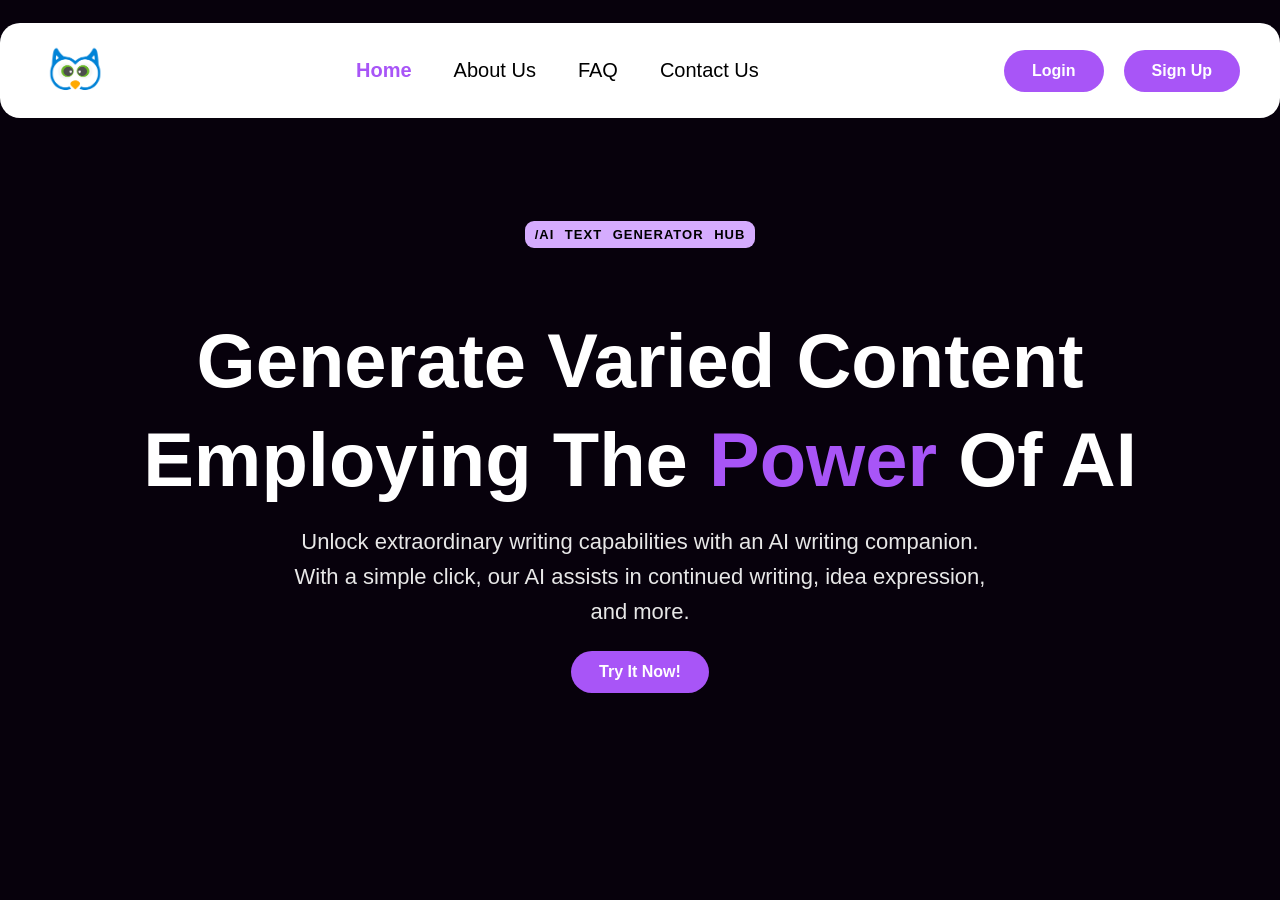
<file: index.html>
<!DOCTYPE html>
<html lang="en">
<head>
  <meta charset="UTF-8" />
  <meta name="viewport" content="width=device-width, initial-scale=1.0" />
  <title>Question Generator</title>
  <link rel="stylesheet" href="styles.css" />
  <style>
    .user-info {
      display: flex;
      align-items: center;
      gap: 20px;
    }
    .username {
      color: #a855f7;
      font-weight: 600;
      font-size: 18px;
    }
    .logout-btn {
    background-color: #ff6b6b;
    color: white;
    padding: 8px 20px;
    border-radius: 5px;
    text-decoration: none;
    transition: background-color 0.3s;
    white-space: nowrap;
}
    .logout-btn:hover {
      background-color: #cc3333;
    }
    .auth-buttons {
      display: none;
    }
    .auth-buttons.show {
      display: flex;
      gap: 20px;
    }
    .login-btn {
      background-color: #a855f7;
    }
    .login-btn:hover {
      background-color: #9333ea;
    }
  </style>
</head>
<body>
  <!-- Header -->
  <header class="header">
    <div class="nav-container">
      <div class="logo">
        <img src="icons/owl.webp" alt="">
      </div>
      <nav class="navbar">
        <a href="index.html" class="active">Home</a>
        <a href="./pages/aboutus.html">About Us</a>
        <a href="./pages/faq.html">FAQ</a>
        <a href="./pages/contact.html">Contact Us</a>
      </nav>
      <div class="user-info" style="display: none;">
        <span id="userFirstName" class="username">Welcome, </span>
        <a href="pages/logout.php" class="demo-btn logout-btn">Logout</a>
      </div>
      <div class="auth-buttons">
        <a href="./pages/login.php" class="demo-btn login-btn">Login</a>
        <a href="./pages/signup.html" class="demo-btn">Sign Up</a>
      </div>
    </div>
  </header>

  <!-- Hero Section -->
  <section class="hero">
    <div class="tag">/AI Text Generator Hub</div>
    <h1 class="hero-title">
      Generate Varied Content<br />
      Employing The <span class="highlight">Power</span> Of AI
    </h1>
    <p class="hero-subtext">
      Unlock extraordinary writing capabilities with an AI writing companion. With a simple click, our AI assists in continued writing, idea expression, and more.
    </p>
    <form class="hero-form">
      <a href="./pages/chatbot.html" class="demo-btn" id="tryNowBtn">Try It Now!</a>
    </form>
  </section>

  <script>
    // Check if user is logged in and display name
    window.onload = function() {
      const userInfo = document.querySelector('.user-info');
      const authButtons = document.querySelector('.auth-buttons');
      const tryNowBtn = document.getElementById('tryNowBtn');

      // Create a function to get cookie value by name
      function getCookie(name) {
        const value = `; ${document.cookie}`;
        const parts = value.split(`; ${name}=`);
        if (parts.length === 2) return parts.pop().split(';').shift();
      }

      // Get the PHP session ID
      const sessionId = getCookie('PHPSESSID');
      
      if (!sessionId) {
        // Show login/signup buttons for non-logged in users
        userInfo.style.display = 'none';
        authButtons.classList.add('show');
        // Redirect Try It Now button to login
        tryNowBtn.href = './pages/login.php';
      } else {
        // Fetch user data from get_user_info.php
        fetch('./pages/get_user_info.php')
          .then(response => response.json())
          .then(data => {
            if (data.loggedin) {
              userInfo.style.display = 'flex';
              authButtons.classList.remove('show');
              document.getElementById('userFirstName').textContent = 'Welcome, ' + data.fullname;
              // Keep Try It Now button pointing to chatbot for logged in users
              tryNowBtn.href = './pages/chatbot.html';
            } else {
              userInfo.style.display = 'none';
              authButtons.classList.add('show');
              tryNowBtn.href = './pages/login.php';
            }
          })
          .catch(error => {
            console.error('Error:', error);
            userInfo.style.display = 'none';
            authButtons.classList.add('show');
            tryNowBtn.href = './pages/login.php';
          });
      }
    };
  </script>
</body>
</html>
</file>
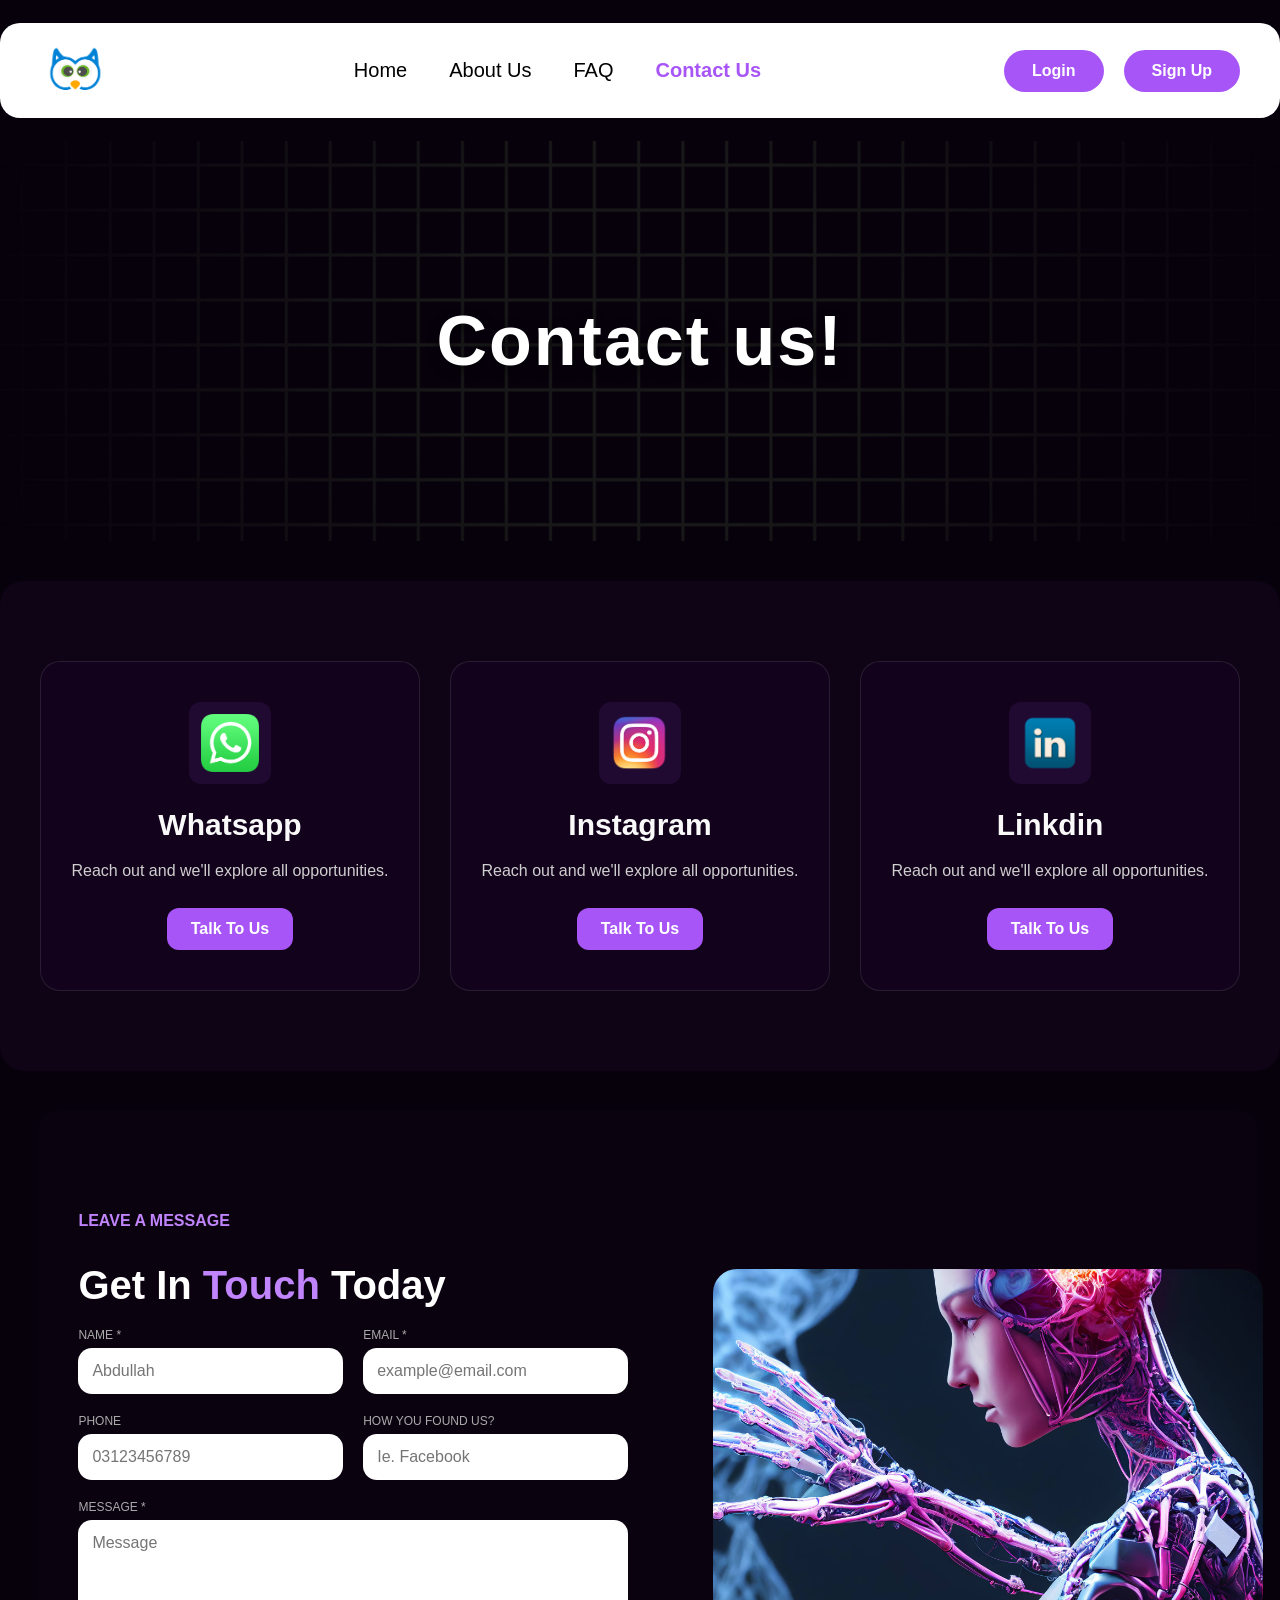
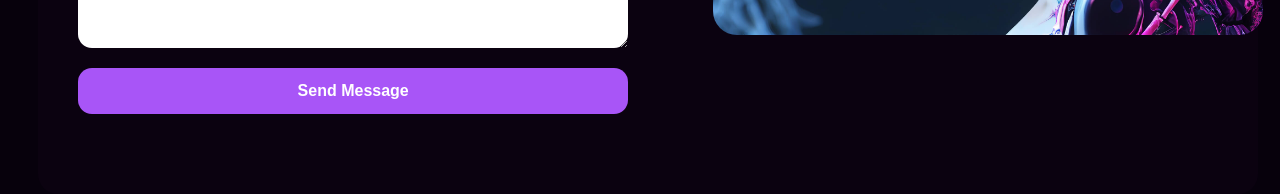
<file: pages/contact.html>
<!DOCTYPE html>
<html lang="en">
<head>
  <meta charset="UTF-8" />
  <meta name="viewport" content="width=device-width, initial-scale=1.0" />
  <title>Contact Us | Question Generator</title>
  <link rel="stylesheet" href="contact.css">
  <style>
    .user-info {
      display: flex;
      align-items: center;
      gap: 20px;
    }
    .username {
      color: #a855f7;
      font-weight: 600;
      font-size: 18px;
    }
    .logout-btn {
    background-color: #ff6b6b;
    color: white;
    padding: 8px 20px;
    border-radius: 5px;
    text-decoration: none;
    transition: background-color 0.3s;
    white-space: nowrap;
}
    .logout-btn:hover {
      background-color: #cc3333;
    }
    .auth-buttons {
      display: none;
    }
    .auth-buttons.show {
      display: flex;
      gap: 20px;
    }
    .login-btn {
      background-color: #a855f7;
    }
    .login-btn:hover {
      background-color: #9333ea;
    }

    /* Form feedback styles */
    .form-message {
      padding: 10px;
      border-radius: 5px;
      margin-bottom: 15px;
      display: none;
    }

    .form-message.success {
      background-color: rgba(0, 255, 0, 0.1);
      color: #00c853;
      border: 1px solid #00c853;
    }

    .form-message.error {
      background-color: rgba(255, 0, 0, 0.1);
      color: #ff5252;
      border: 1px solid #ff5252;
    }

    .submit-btn:disabled {
      opacity: 0.7;
      cursor: not-allowed;
    }

    .loading {
      display: inline-block;
      width: 20px;
      height: 20px;
      border: 3px solid rgba(255,255,255,.3);
      border-radius: 50%;
      border-top-color: #fff;
      animation: spin 1s ease-in-out infinite;
      margin-left: 10px;
      display: none;
    }

    @keyframes spin {
      to { transform: rotate(360deg); }
    }
  </style>
</head>
<body>
  <!-- Header -->
  <header class="header">
    <div class="nav-container">
      <div class="logo">
        <img src="../icons/owl.webp" alt="">
      </div>
      <nav class="navbar">
        <a href="../index.php">Home</a>
        <a href="../pages/aboutus.html">About Us</a>
        <a href="../pages/faq.html">FAQ</a>
        <a href="../pages/contact.html" class="active">Contact Us</a>
      </nav>
      <div class="user-info" style="display: none;">
        <span id="userFirstName" class="username">Welcome, </span>
        <a href="logout.php" class="demo-btn logout-btn">Logout</a>
      </div>
      <div class="auth-buttons">
        <a href="login.php" class="demo-btn login-btn">Login</a>
        <a href="signup.html" class="demo-btn">Sign Up</a>
      </div>
    </div>
  </header>

  <section class="parallax-section">
  <div class="parallax-bg"></div>
  <div class="parallax-overlay-text">
    <h1>Contact us!</h1>
  </div>
</section>



<section class="contact-options">
    <div class="contact-card">
      <div class="icon"><img src="../icons/whatsapp.png" alt="Partnership Icon" /></div>
      <h2>Whatsapp</h2>
      <p>Reach out and we'll explore all opportunities.</p>
      <a href="https://chat.whatsapp.com/HE11GuhWtGi63g5EUzuUPT" class="talk-btn">Talk To Us</a>
    </div>
  <div class="contact-card">
    <div class="icon"><img src="../icons/instagram.png" alt="Sales Icon" /></div>
    <h2>Instagram</h2>
    <p>Reach out and we'll explore all opportunities.</p>
    <a href="https://www.instagram.com/syed_.sarim_?igsh=MWRrc2RmZWR6MGs0Nw%3D%3D&utm_source=qr" class="talk-btn">Talk To Us</a>
  </div>
  <div class="contact-card">
    <div class="icon"><img src="../icons/linkdin.png" alt="Chat Icon" /></div>
    <h2>Linkdin</h2>
    <p>Reach out and we'll explore all opportunities.</p>
    <a href="http://www.linkedin.com/in/syeda-arwa-ahmad-b567b7246" class="talk-btn">Talk To Us</a>
  </div>
</section>



<!-- Form -->


<section class="contact-form-section">
  <div class="form-container">
    <div class="form-left">
      <h4>Leave A Message</h4>
      <h1>Get In <span>Touch</span> Today</h1>
      <div id="formMessage" class="form-message"></div>
      <form id="contactForm" onsubmit="submitForm(event)">
        <div class="input-row">
          <div class="input-group">
            <label>Name *</label>
            <input type="text" name="name" placeholder="Abdullah" required />
          </div>
          <div class="input-group">
            <label>Email *</label>
            <input type="email" name="email" placeholder="example@email.com" required />
          </div>
        </div>

        <div class="input-row">
          <div class="input-group">
            <label>Phone</label>
            <input type="tel" name="phone" placeholder="03123456789" />
          </div>
          <div class="input-group">
            <label>How you found us?</label>
            <input type="text" name="found_through" placeholder="Ie. Facebook" />
          </div>
        </div>

        <div class="input-group full-width">
          <label>Message *</label>
          <textarea name="message" placeholder="Message" required></textarea>
        </div>

        <button class="submit-btn" type="submit">
          Send Message
          <span class="loading" id="submitLoading"></span>
        </button>
      </form>
    </div>

    <div class="form-right">
      <img src="../icons/ai.jpg" alt="AI Contact Image" />
    </div>
  </div>
</section>




 <script>
    const section = document.querySelector('.parallax-section');
    const bg = section.querySelector('.parallax-bg');

    section.addEventListener('mousemove', (e) => {
      const rect = section.getBoundingClientRect();
      const x = ((e.clientX - rect.left) / rect.width - 0.5) * -30;
      const y = ((e.clientY - rect.top) / rect.height - 0.5) * -30;
      bg.style.transform = `translate(${x}px, ${y}px)`;
    });
  </script>

  <script>
    // Form submission
    async function submitForm(event) {
        event.preventDefault();
        
        const form = event.target;
        const submitBtn = form.querySelector('.submit-btn');
        const loading = document.getElementById('submitLoading');
        const messageDiv = document.getElementById('formMessage');

        // Disable submit button and show loading
        submitBtn.disabled = true;
        loading.style.display = 'inline-block';
        messageDiv.style.display = 'none';

        try {
            const formData = new FormData(form);
            const response = await fetch('send_contact.php', {
                method: 'POST',
                body: formData
            });

            const result = await response.json();
            
            messageDiv.textContent = result.message;
            messageDiv.className = 'form-message ' + (result.success ? 'success' : 'error');
            messageDiv.style.display = 'block';

            if (result.success) {
                form.reset();
            }
        } catch (error) {
            messageDiv.textContent = 'An error occurred. Please try again later.';
            messageDiv.className = 'form-message error';
            messageDiv.style.display = 'block';
        } finally {
            // Re-enable submit button and hide loading
            submitBtn.disabled = false;
            loading.style.display = 'none';
        }
    }
  </script>

  <script src="../js/header.js"></script>
</body>
</html>
</file>
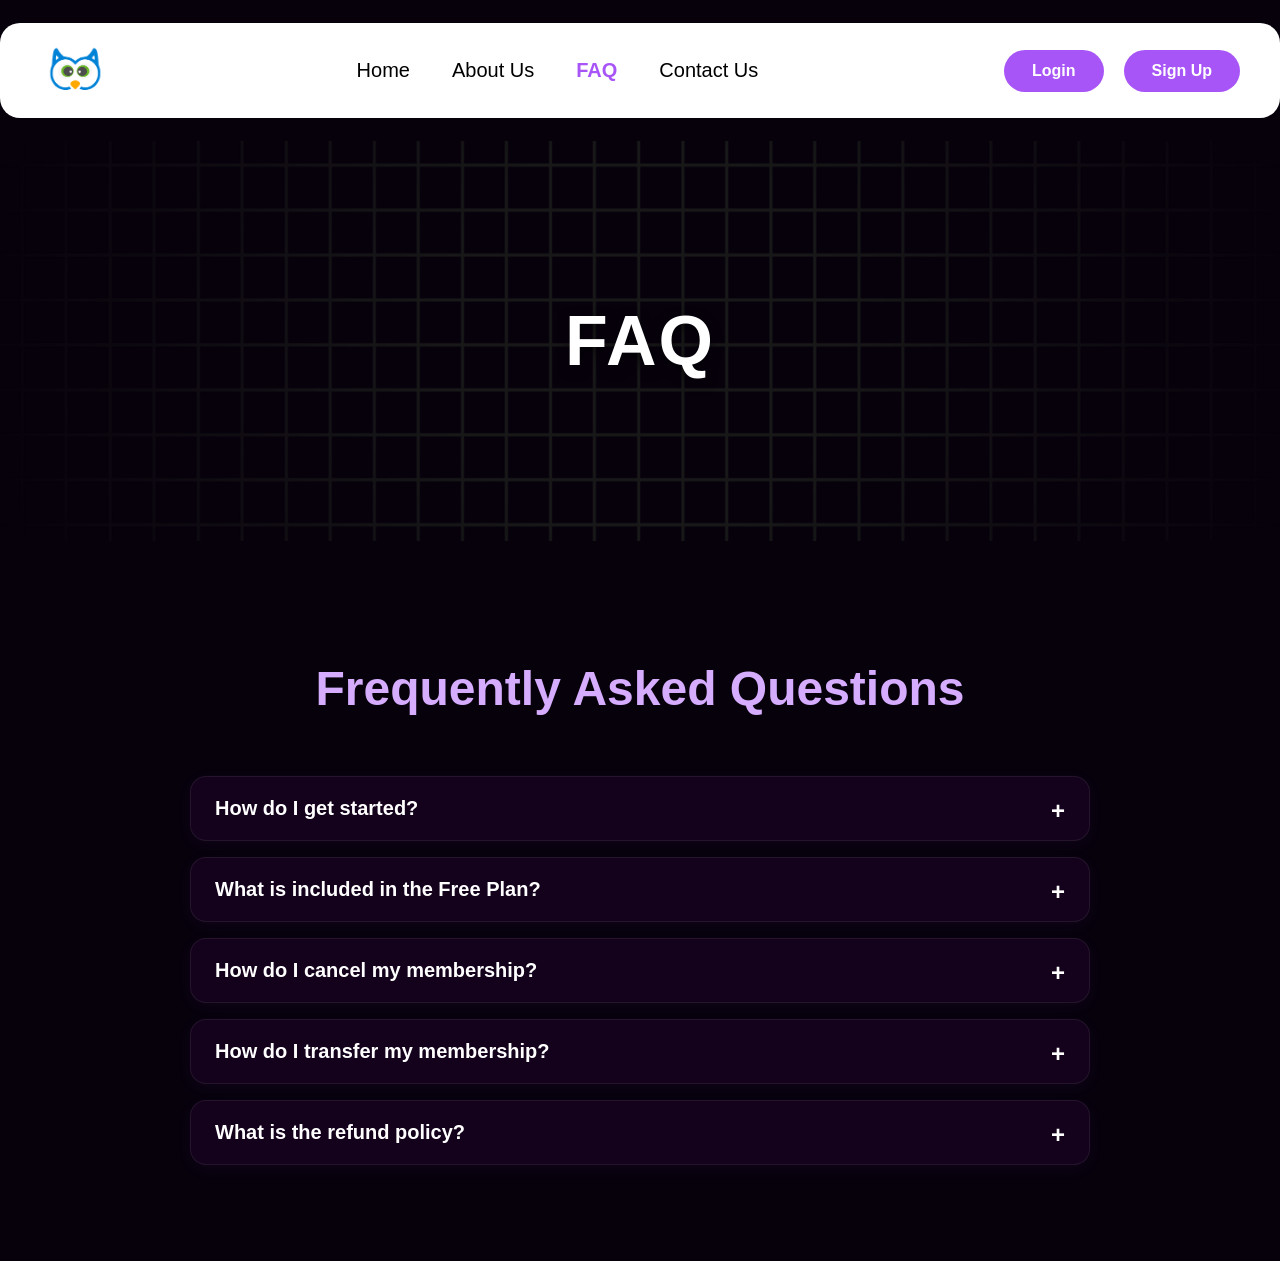
<file: pages/faq.html>
<!DOCTYPE html>
<html lang="en">
<head>
  <meta charset="UTF-8" />
  <meta name="viewport" content="width=device-width, initial-scale=1.0" />
  <title>FAQ | Question Generator</title>
  <link rel="stylesheet" href="faq.css">
  <style>
    .user-info {
      display: flex;
      align-items: center;
      gap: 20px;
    }
    .username {
      color: #a855f7;
      font-weight: 600;
      font-size: 18px;
    }
    .logout-btn {
    background-color: #ff6b6b;
    color: white;
    padding: 8px 20px;
    border-radius: 5px;
    text-decoration: none;
    transition: background-color 0.3s;
    white-space: nowrap;
}
    .logout-btn:hover {
      background-color: #cc3333;
    }
    .auth-buttons {
      display: none;
    }
    .auth-buttons.show {
      display: flex;
      gap: 20px;
    }
    .login-btn {
      background-color: #a855f7;
    }
    .login-btn:hover {
      background-color: #9333ea;
    }
  </style>
</head>
<body>
  <!-- Header -->
  <header class="header">
    <div class="nav-container">
      <div class="logo">
        <img src="../icons/owl.webp" alt="">
      </div>
      <nav class="navbar">
        <a href="../index.php">Home</a>
        <a href="../pages/aboutus.html">About Us</a>
        <a href="../pages/faq.html" class="active">FAQ</a>
        <a href="../pages/contact.html">Contact Us</a>
      </nav>
      <div class="user-info" style="display: none;">
        <span id="userFirstName" class="username">Welcome, </span>
        <a href="logout.php" class="demo-btn logout-btn">Logout</a>
      </div>
      <div class="auth-buttons">
        <a href="login.php" class="demo-btn login-btn">Login</a>
        <a href="signup.html" class="demo-btn">Sign Up</a>
      </div>
    </div>
  </header>

  
  <!-- Parallax Background Section -->
<section class="parallax-section">
  <div class="parallax-bg"></div>
  <div class="parallax-overlay-text">
    <h1>FAQ</h1>
  </div>
</section>


<!-- FAQ Section -->
<section class="faq-section">
  <div class="faq-container">
    <h2>Frequently Asked Questions</h2>

    <div class="faq-item">
      <button class="faq-question">How do I get started?</button>
      <div class="faq-answer">
        <p>When you sign up, you'll start with the Free plan. To access more tools and features, upgrade to a paid membership anytime.</p>
      </div>
    </div>

    <div class="faq-item">
      <button class="faq-question">What is included in the Free Plan?</button>
      <div class="faq-answer">
        <p>The Free Plan includes access to basic tools and limited support. You can explore essential features without any cost.</p>
      </div>
    </div>

    <div class="faq-item">
      <button class="faq-question">How do I cancel my membership?</button>
      <div class="faq-answer">
        <p>Go to your account settings and click on "Cancel Membership." Follow the prompts to confirm cancellation.</p>
      </div>
    </div>

    <div class="faq-item">
      <button class="faq-question">How do I transfer my membership?</button>
      <div class="faq-answer">
        <p>You can contact our support team to transfer your membership to a different email or user account.</p>
      </div>
    </div>

    <div class="faq-item">
      <button class="faq-question">What is the refund policy?</button>
      <div class="faq-answer">
        <p>We offer a 7-day refund window from your subscription start date. Please contact support for refund requests.</p>
      </div>
    </div>
  </div>
</section>



 

  <!-- Parallax JS -->
  <script>
    const section = document.querySelector('.parallax-section');
    const bg = section.querySelector('.parallax-bg');

    section.addEventListener('mousemove', (e) => {
      const rect = section.getBoundingClientRect();
      const x = ((e.clientX - rect.left) / rect.width - 0.5) * -30;
      const y = ((e.clientY - rect.top) / rect.height - 0.5) * -30;
      bg.style.transform = `translate(${x}px, ${y}px)`;
    });


    // Faq section list
    
    
     document.querySelectorAll('.faq-question').forEach(btn => {
    btn.addEventListener('click', () => {
      const answer = btn.nextElementSibling;
      const isVisible = answer.classList.contains('show');

      // Close all
      document.querySelectorAll('.faq-answer').forEach(ans => {
        ans.classList.remove('show');
        ans.previousElementSibling.classList.remove('active');
      });

      // Open clicked
      if (!isVisible) {
        answer.classList.add('show');
        btn.classList.add('active');
      }
    });
  });

  </script>
  <script src="../js/header.js"></script>
</body>
</html>
</file>
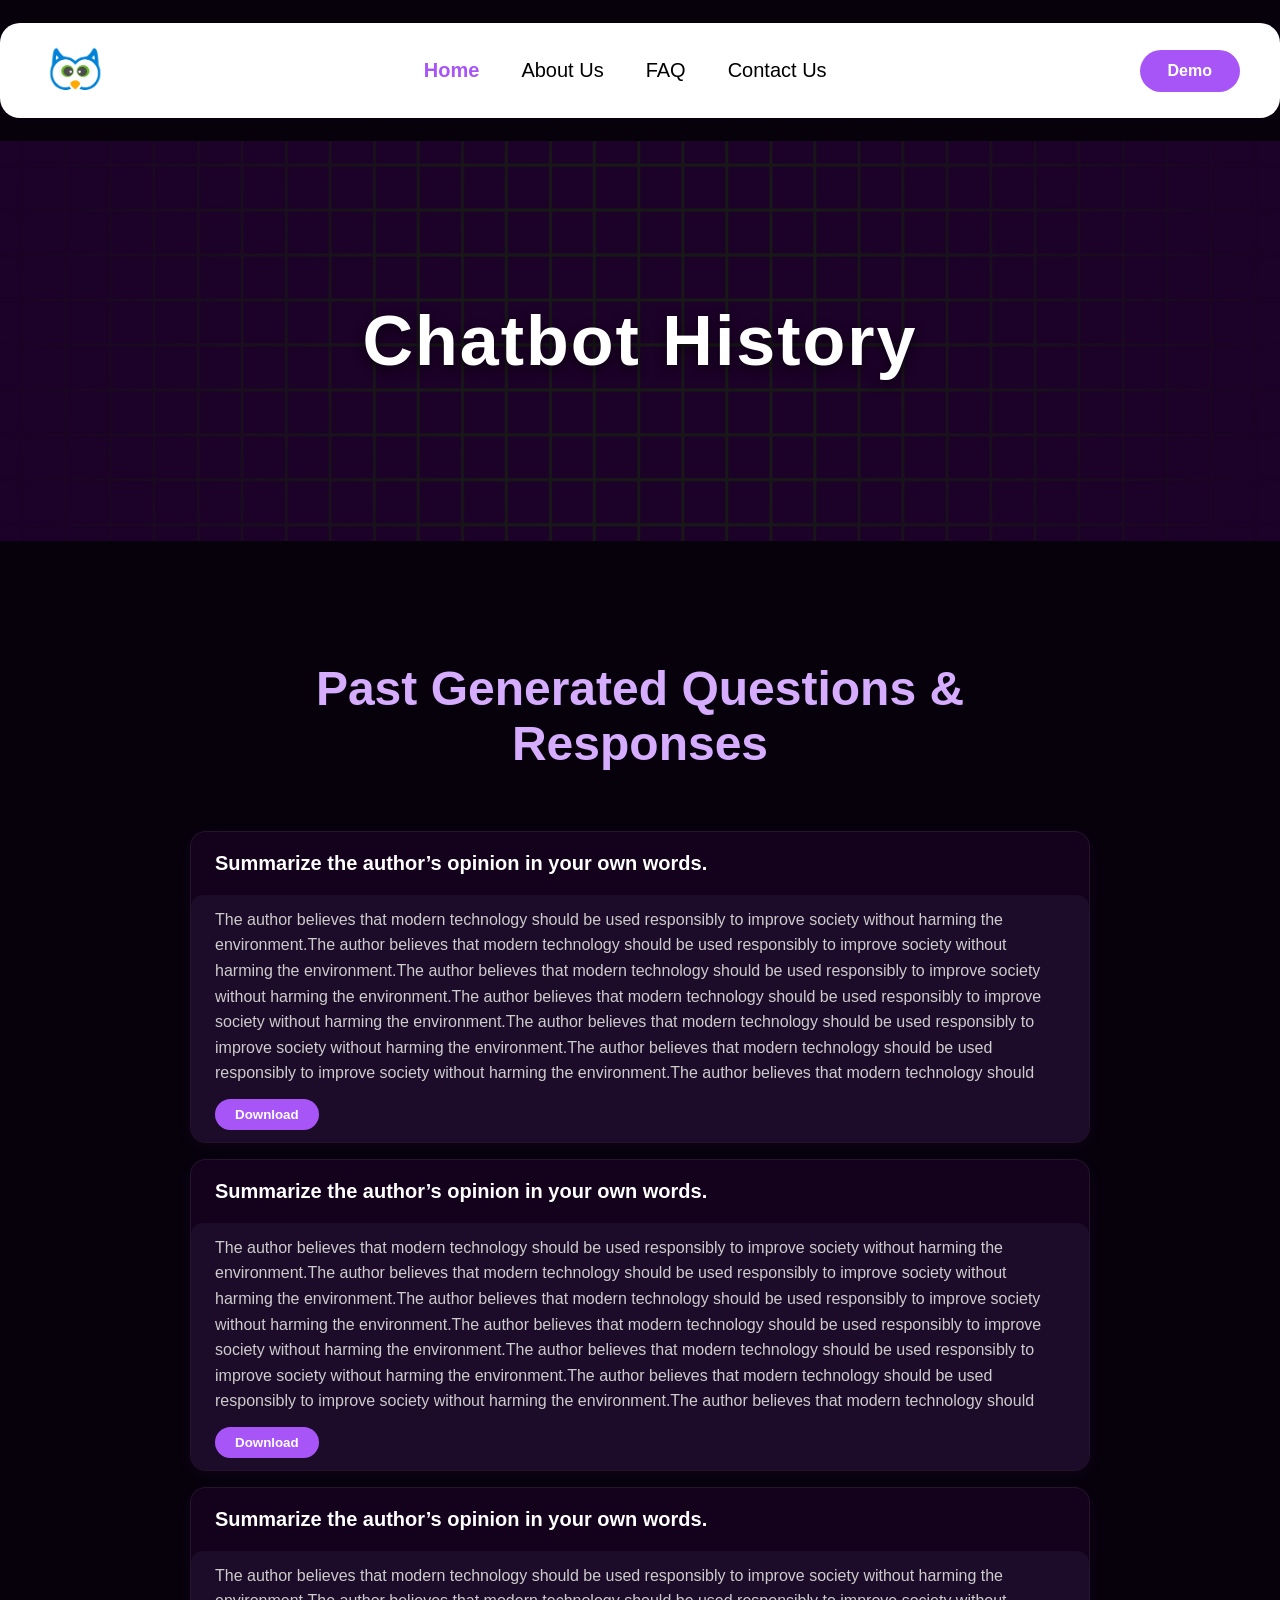
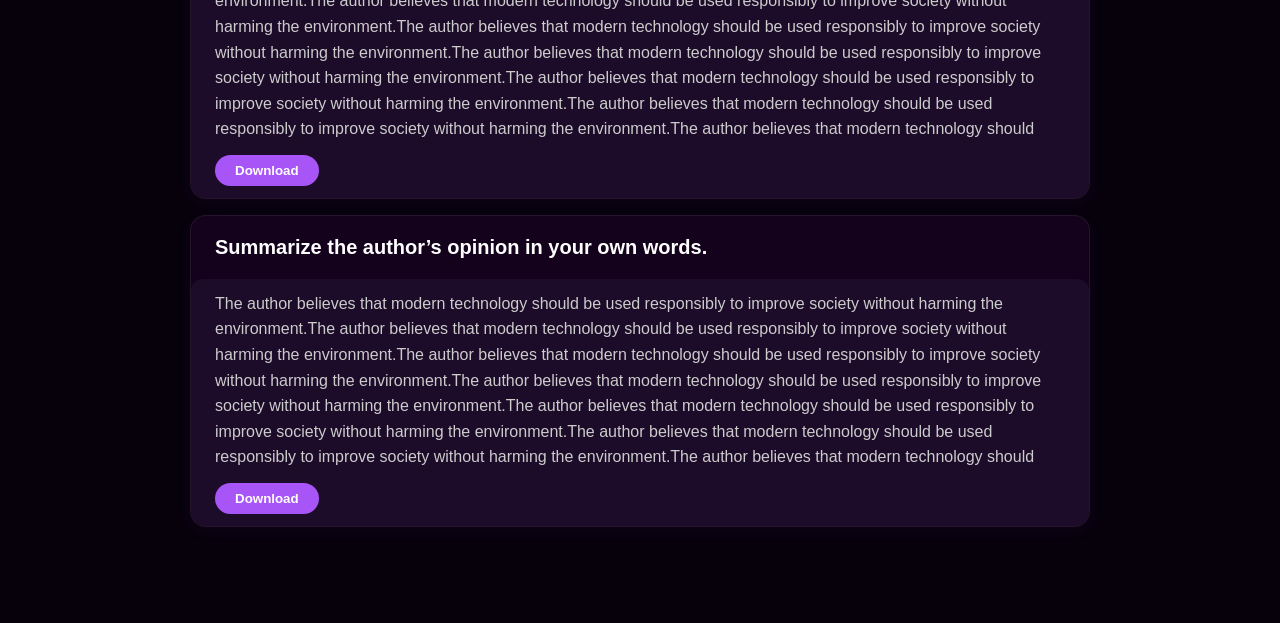
<file: pages/history.html>
<!DOCTYPE html>
<html lang="en">
<head>
<meta charset="UTF-8" />
<meta name="viewport" content="width=device-width, initial-scale=1" />
<title>Chatbot History</title>
<link rel="stylesheet" href="history.css">

</head>
<body>
  <!-- Header -->
  <header class="header">
    <div class="nav-container">
      <div class="logo">
        <img src="../icons/owl.webp" alt="">
      </div>
      <nav class="navbar">
        <a href="../index.php" class="active">Home</a>
        <a href="../pages/aboutus.html">About Us</a>
        <a href="../pages/faq.html">FAQ</a>
        <a href="../pages/contact.html">Contact Us</a>
      </nav>
      <a href="../pages/chatbot.html" class="demo-btn">Demo</a>
    </div>
  </header>

  <!-- Parallax Background Section -->
  <section class="parallax-section">
    <div class="parallax-bg"></div>
    <div class="parallax-overlay-text">
      <h1>Chatbot History</h1>
    </div>
  </section>

  <!-- History Section -->
  <section class="faq-section">
    <div class="faq-container">
      <h2>Past Generated Questions & Responses</h2>

      

      <div class="faq-item">
        <button class="faq-question">Summarize the author’s opinion in your own words.</button>
        <div class="faq-answer">
          <div class="answer-text">The author believes that modern technology should be used responsibly to improve society without harming the environment.The author believes that modern technology should be used responsibly to improve society without harming the environment.The author believes that modern technology should be used responsibly to improve society without harming the environment.The author believes that modern technology should be used responsibly to improve society without harming the environment.The author believes that modern technology should be used responsibly to improve society without harming the environment.The author believes that modern technology should be used responsibly to improve society without harming the environment.The author believes that modern technology should be used responsibly to improve society without harming the environment.The author believes that modern technology should be used responsibly to improve society without harming the environment.The author believes that modern technology should be used responsibly to improve society without harming the environment. </div>
          <button class="download-btn" onclick="downloadText('The author believes that modern technology should be used responsibly to improve society without harming the environment.', 'response-2.txt')">Download</button>
        </div>
      </div>
      <div class="faq-item">
        <button class="faq-question">Summarize the author’s opinion in your own words.</button>
        <div class="faq-answer">
          <div class="answer-text">The author believes that modern technology should be used responsibly to improve society without harming the environment.The author believes that modern technology should be used responsibly to improve society without harming the environment.The author believes that modern technology should be used responsibly to improve society without harming the environment.The author believes that modern technology should be used responsibly to improve society without harming the environment.The author believes that modern technology should be used responsibly to improve society without harming the environment.The author believes that modern technology should be used responsibly to improve society without harming the environment.The author believes that modern technology should be used responsibly to improve society without harming the environment.The author believes that modern technology should be used responsibly to improve society without harming the environment.The author believes that modern technology should be used responsibly to improve society without harming the environment. </div>
          <button class="download-btn" onclick="downloadText('The author believes that modern technology should be used responsibly to improve society without harming the environment.', 'response-2.txt')">Download</button>
        </div>
      </div>
      <div class="faq-item">
        <button class="faq-question">Summarize the author’s opinion in your own words.</button>
        <div class="faq-answer">
          <div class="answer-text">The author believes that modern technology should be used responsibly to improve society without harming the environment.The author believes that modern technology should be used responsibly to improve society without harming the environment.The author believes that modern technology should be used responsibly to improve society without harming the environment.The author believes that modern technology should be used responsibly to improve society without harming the environment.The author believes that modern technology should be used responsibly to improve society without harming the environment.The author believes that modern technology should be used responsibly to improve society without harming the environment.The author believes that modern technology should be used responsibly to improve society without harming the environment.The author believes that modern technology should be used responsibly to improve society without harming the environment.The author believes that modern technology should be used responsibly to improve society without harming the environment. </div>
          <button class="download-btn" onclick="downloadText('The author believes that modern technology should be used responsibly to improve society without harming the environment.', 'response-2.txt')">Download</button>
        </div>
      </div>
      <div class="faq-item">
        <button class="faq-question">Summarize the author’s opinion in your own words.</button>
        <div class="faq-answer">
          <div class="answer-text">The author believes that modern technology should be used responsibly to improve society without harming the environment.The author believes that modern technology should be used responsibly to improve society without harming the environment.The author believes that modern technology should be used responsibly to improve society without harming the environment.The author believes that modern technology should be used responsibly to improve society without harming the environment.The author believes that modern technology should be used responsibly to improve society without harming the environment.The author believes that modern technology should be used responsibly to improve society without harming the environment.The author believes that modern technology should be used responsibly to improve society without harming the environment.The author believes that modern technology should be used responsibly to improve society without harming the environment.The author believes that modern technology should be used responsibly to improve society without harming the environment. </div>
          <button class="download-btn" onclick="downloadText('The author believes that modern technology should be used responsibly to improve society without harming the environment.', 'response-2.txt')">Download</button>
        </div>
      </div>

      

    </div>
  </section>

  <script>
    // Accordion toggle logic
    document.querySelectorAll('.faq-question').forEach(btn => {
      btn.addEventListener('click', () => {
        const answer = btn.nextElementSibling;
        const isVisible = answer.classList.contains('show');

        // Close all answers
        document.querySelectorAll('.faq-answer').forEach(ans => {
          ans.classList.remove('show');
          ans.previousElementSibling.classList.remove('active');
        });

        // Toggle clicked
        if (!isVisible) {
          answer.classList.add('show');
          btn.classList.add('active');
        }
      });
    });

    // Download function for text content
    function downloadText(text, filename) {
      const blob = new Blob([text], { type: 'text/plain' });
      const url = URL.createObjectURL(blob);

      const a = document.createElement('a');
      a.href = url;
      a.download = filename;
      document.body.appendChild(a);
      a.click();

      setTimeout(() => {
        document.body.removeChild(a);
        URL.revokeObjectURL(url);
      }, 0);
    }
  </script>
</body>
</html>
</file>
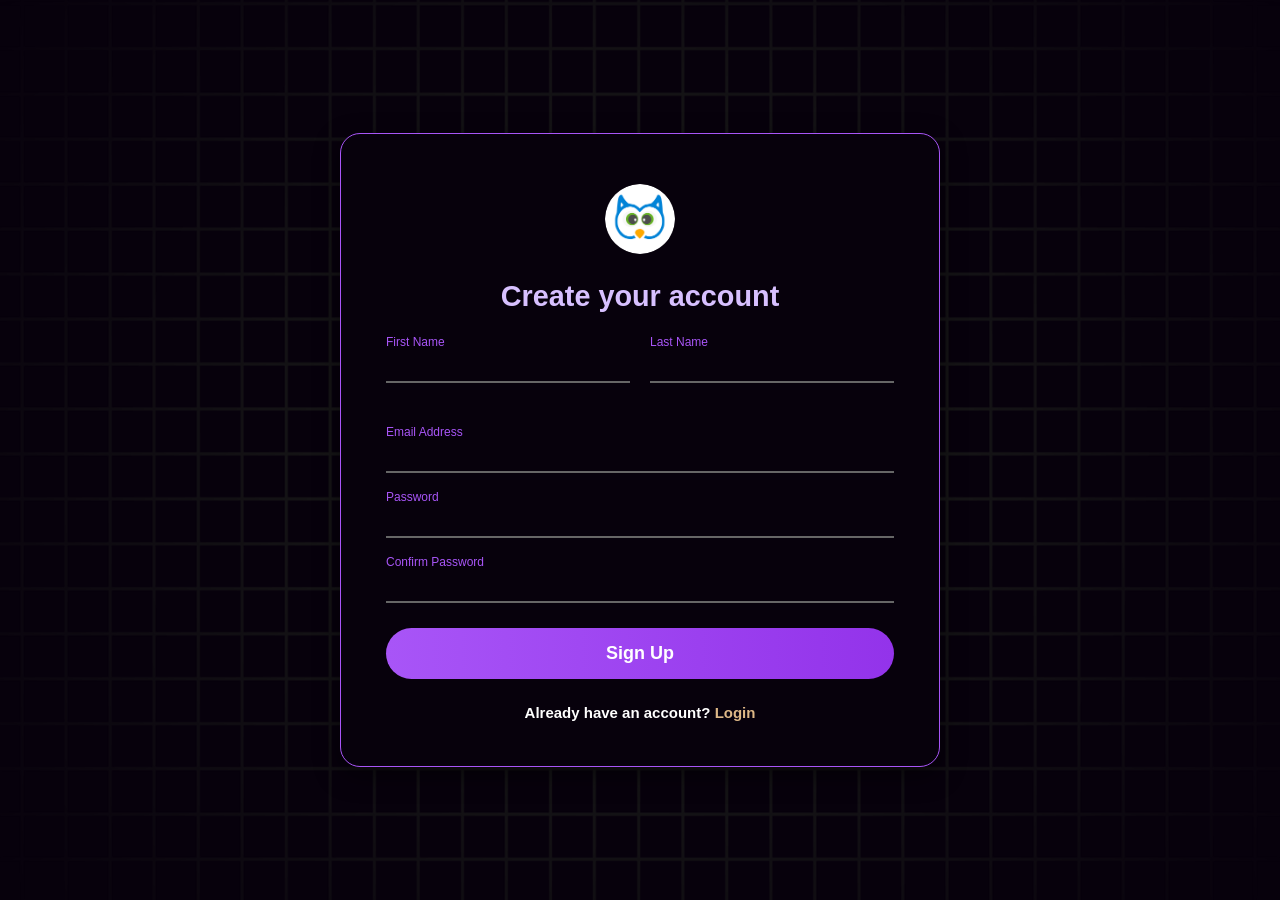
<file: pages/signup.html>
<!DOCTYPE html>
<html lang="en" >
<head>
  <meta charset="UTF-8" />
  <meta name="viewport" content="width=device-width, initial-scale=1" />
  <title>Sign Up | Question Generator</title>
  <link rel="stylesheet" href="signup.css" />
</head>
<body>
  <section class="parallax-section">
    <div class="parallax-bg"></div>
    <div class="form-wrapper">
      <form class="form-box" action="signup.php" method="POST">
        <h2><img src="../icons/owl.webp" alt="Logo" /></h2>
        <h2>Create your account</h2>

        <div class="name-row">
          <div class="input-box">
            <input type="text" id="firstName" name="firstName" required />
            <label for="firstName">First Name</label>
          </div>
          <div class="input-box">
            <input type="text" id="lastName" name="lastName" required />
            <label for="lastName">Last Name</label>
          </div>
        </div>

        <div class="input-box">
          <input type="email" id="email" name="email" required />
          <label for="email">Email Address</label>
        </div>

        <div class="input-box">
          <input type="password" id="password" name="password" required />
          <label for="password">Password</label>
        </div>

        <div class="input-box">
          <input type="password" id="confirmPassword" name="confirmPassword" required />
          <label for="confirmPassword">Confirm Password</label>
        </div>

        <button type="submit">Sign Up</button>

        <a href="login.html" class="login-link">Already have an account? <span style="color: burlywood;">Login</span> </a>
      </form>
    </div>
  </section>

  <script>
    const section = document.querySelector('.parallax-section');
    const bg = section.querySelector('.parallax-bg');

    section.addEventListener('mousemove', (e) => {
      const rect = section.getBoundingClientRect();
      const x = ((e.clientX - rect.left) / rect.width - 0.5) * -30;
      const y = ((e.clientY - rect.top) / rect.height - 0.5) * -30;
      bg.style.transform = `translate(${x}px, ${y}px)`;
    });
  </script>
</body>
</html>
</file>
<file: styles.css>
/**
 * Main stylesheet for the Chatbot application
 * Contains styles for layout, navigation, hero section, and interactive elements
 */

/* Global styles and reset */
body {
  margin: 0;
  font-family: 'Satoshi', 'Segoe UI', Tahoma, Geneva, Verdana, sans-serif;
  background-color: #07010C;
  color: white;
}

/* Header and Navigation Styles */
/* Main header container with centered layout */
.header {
  display: flex;
  justify-content: center;
  padding: 23px 0;
}

/* Navigation container with white background and rounded corners */
.nav-container {
  display: flex;
  justify-content: space-between;
  align-items: center;
  width: 100%;
  max-width: 1350px;
  background-color: white;
  color: black;
  padding: 24px 40px;
  border-radius: 20px;
  box-sizing: border-box;
  height: 95px;
}

/* Logo styling with owl image */
.logo {
  display: flex;
  align-items: center;
  gap: 12px;
  font-weight: bold;
  font-size: 20px;
}

.logo img {
  height: 66px;
}

/* Main navigation menu styling */
.navbar {
  display: flex;
  gap: 42px;
  font-size: 20px;
}

/* Navigation links with hover and active states */
.navbar a {
  color: black;
  text-decoration: none;
  font-weight: normal;
}

.navbar a.active {
  color: #a855f7;
  font-weight: 600;
}

/* Common button style used for CTA (Call to Action) buttons */
.demo-btn {
  background-color: #a855f7;
  color: white;
  padding: 12px 28px;
  border-radius: 9999px;
  text-decoration: none;
  font-weight: 600;
  font-size: 16px;
  transition: background 0.3s ease;
}

.demo-btn:hover {
  background-color: #9333ea;
}

/* Hero Section Styles */
/* Main landing section with centered content */
.hero {
  text-align: center;
  padding: 80px 20px 10px;
}

/* Small tag/label above hero title */
.tag {
  display: inline-block;
  background-color: #D5ACFE;
  color: black;
  font-size: 13px;
  font-weight: bold;
  padding: 6px 10px;
  border-radius: 9px;
  margin-bottom: 1px;
  text-transform: uppercase;
  letter-spacing: 1px;
  font-family: Arial, Helvetica, sans-serif;
  word-spacing: 6px;
}

/* Main hero title with large, bold text */
.hero-title {
  font-size: 76px;
  font-weight: 700;
  line-height: 1.3;
  margin-bottom: 14px;
  font-family: "Lato", sans-serif;
}

/* Purple highlight text within hero title */
.hero-title .highlight {
  color: #a855f7;
}

/* Subtitle/description text below hero title */
.hero-subtext {
  color: #E7E7E7;
  max-width: 700px;
  margin: 0 auto 22px;
  font-size: 22px;
  line-height: 1.6;
}

/* Form styling for hero section */
/* Container for input and button */
.hero-form {
  display: flex;
  justify-content: center;
  gap: 12px;
  max-width: 600px;
  margin: 0 auto;
  flex-wrap: wrap;
}

/* Input field styling */
.hero-form input {
  padding: 16px 24px;
  border-radius: 9999px;
  border: none;
  width: 65%;
  font-size: 15px;
  color: #000;
  box-sizing: border-box;
}

/* Submit button styling */
.hero-form button {
  background-color: #a855f7;
  color: white;
  font-size: 15px;
  padding: 16px 36px;
  border: none;
  border-radius: 9999px;
  font-weight: bold;
  cursor: pointer;
  transition: background 0.3s ease;
}

.hero-form button:hover {
  background-color: #9333ea;
}
</file>
<file: pages/contact.css>
/* General */
body {
  margin: 0;
  font-family: 'Satoshi', 'Segoe UI', Tahoma, Geneva, Verdana, sans-serif;
  background-color: #07010C;
  color: white;
}


/* Header */
.header {
  display: flex;
  justify-content: center;
  padding: 23px 0;
}

.nav-container {
  display: flex;
  justify-content: space-between;
  align-items: center;
  width: 100%;
  max-width: 1350px;
  background-color: white;
  color: black;
  padding: 24px 40px;
  border-radius: 20px;
  box-sizing: border-box;
  height: 95px;
}

.logo {
  display: flex;
  align-items: center;
  gap: 12px;
  font-weight: bold;
  font-size: 20px;
}

.logo img {
  height: 66px;
}

.navbar {
  display: flex;
  gap: 42px;
  font-size: 20px;
}

.navbar a {
  color: black;
  text-decoration: none;
  font-weight: normal;
}

.navbar a.active {
  color: #a855f7;
  font-weight: 600;
}

.demo-btn {
  background-color: #a855f7;
  color: white;
  padding: 12px 28px;
  border-radius: 9999px;
  text-decoration: none;
  font-weight: 600;
  font-size: 16px;
  transition: background 0.3s ease;
}

.demo-btn:hover {
  background-color: #9333ea;
}





/* Parallax Section */
.parallax-section {
  position: relative;
  height: 400px;
  overflow: hidden;
  z-index: 1;
}

.parallax-bg {
  position: absolute;
  top: 0;
  left: 0;
  width: 100%;
  height: 100%;
  background-image: url('../icons/parallex.png'); /* Replace with your actual path */
  background-size: cover;
  background-repeat: no-repeat;
  background-position: center;
  transition: transform 0.1s ease-out;
  pointer-events: none;
  z-index: 0;

  /* Dark overlay using gradient for edge fading */
  mask-image: radial-gradient(circle at center, rgba(3,3,3,2) 30%, rgba(3,3,3,4) 100%);
  -webkit-mask-image: radial-gradient(circle at center, rgba(3,3,3,4) 30%, rgba(3,3,3,0) 100%);

  /* Optional: apply a dark filter */
  filter: brightness(0.23) contrast(1.5) saturate(9);
}

.parallax-overlay-text {
  position: absolute;
  top: 50%;
  left: 50%;
  transform: translate(-50%, -50%);
  z-index: 2;
  text-align: center;
}

.parallax-overlay-text h1 {
  font-size: 70px;
  color: #ffffff;
  font-weight: 700;
  letter-spacing: 2px;
  text-shadow: 0 4px 12px rgba(0, 0, 0, 0.6);
}





/* Contact Section */
.contact-options {
  display: flex;
  justify-content: space-around;
  align-items: flex-start;
  gap: 30px;
  padding: 80px 40px;
  background-color: #0e0415;
  border-radius: 24px;
  margin: 40px auto;
  max-width: 1350px;
  flex-wrap: wrap;
}

.contact-card {
  background-color: #12021b;
  border-radius: 20px;
  padding: 40px 30px;
  text-align: center;
  flex: 1;
  min-width: 250px;
  max-width: 350px;
  border: 1px solid rgba(255, 255, 255, 0.1);
  transition: transform 0.3s ease;
}

.contact-card:hover {
  transform: translateY(-10px);
}

.contact-card .icon {
  margin-bottom: 20px;
}

.contact-card .icon img {
  width: 58px;
  height: 58px;
  background-color: rgba(168, 85, 247, 0.1);
  border-radius: 12px;
  padding: 12px;
}

.contact-card h2 {
  font-size: 30px;
  margin: 12px 0;
  color: #f9f9f9;
}

.contact-card p {
  color: #cfcfcf;
  font-size: 16px;
  line-height: 1.6;
  margin-bottom: 24px;
}

.talk-btn {
  display: inline-block;
  background-color: #a855f7;
  color: white;
  padding: 12px 24px;
  border-radius: 12px;
  text-decoration: none;
  font-weight: bold;
  transition: background-color 0.3s ease;
}

.talk-btn:hover {
  background-color: #9333ea;
}





.contact-form-section {
  background-color: #0b0210;
  padding: 80px 40px;
  display: flex;
  justify-content: center;
  border-radius: 20px;
  width: 89%;
  margin-left: 3%;
}

.form-container {
  display: flex;
  flex-wrap: wrap;
  max-width: 1200px;
  background: transparent;
  border-radius: 20px;
  gap: 40px;
}

.form-left {
  flex: 1;
  min-width: 300px;
  color: white;
}

.form-left h4 {
  color: #c084fc;
  text-transform: uppercase;
  margin-bottom: 10px;
}

.form-left h1 {
  font-size: 40px;
  margin-bottom: 20px;
}

.form-left h1 span {
  color: #c084fc;
}

.form-left p {
  color: #cfcfcf;
  margin-bottom: 30px;
}

form {
  display: flex;
  flex-direction: column;
  gap: 20px;
}

.input-row {
  display: flex;
  gap: 20px;
  flex-wrap: wrap;
}

.input-group {
  display: flex;
  flex-direction: column;
  flex: 1;
}

.input-group label {
  color: #aaa;
  font-size: 12px;
  margin-bottom: 6px;
  text-transform: uppercase;
}

.input-group input,
.input-group textarea {
  padding: 14px;
  border-radius: 14px;
  border: none;
  font-size: 16px;
  background-color: #fff;
  color: #000;
  font-family: inherit;
}

textarea {
  resize: vertical;
  height: 100px;
}

.full-width {
  width: 100%;
}

.submit-btn {
  background: #a855f7;
  color: white;
  padding: 14px 32px;
  font-weight: bold;
  border: none;
  border-radius: 14px;
  font-size: 16px;
  cursor: pointer;
  transition: background 0.3s ease;
}

.submit-btn:hover {
  background: #9333ea;
}

.form-right {
  flex: 1;
  display: flex;
  align-items: center;
  justify-content: center;
  min-width: 300px;
}

.form-right img {
  max-width: 100%;
  border-radius: 24px;
  object-fit: cover;
  margin-left: 90px;
}
</file>
<file: pages/faq.css>
/* General */
body {
  margin: 0;
  font-family: 'Satoshi', 'Segoe UI', Tahoma, Geneva, Verdana, sans-serif;
  background-color: #07010C;
  color: white;
}

/* Header */
.header {
  display: flex;
  justify-content: center;
  padding: 23px 0;
}

.nav-container {
  display: flex;
  justify-content: space-between;
  align-items: center;
  width: 100%;
  max-width: 1350px;
  background-color: white;
  color: black;
  padding: 24px 40px;
  border-radius: 20px;
  box-sizing: border-box;
  height: 95px;
}

.logo {
  display: flex;
  align-items: center;
  gap: 12px;
  font-weight: bold;
  font-size: 20px;
}

.logo img {
  height: 66px;
}

.navbar {
  display: flex;
  gap: 42px;
  font-size: 20px;
}

.navbar a {
  color: black;
  text-decoration: none;
  font-weight: normal;
}

.navbar a.active {
  color: #a855f7;
  font-weight: 600;
}

.demo-btn {
  background-color: #a855f7;
  color: white;
  padding: 12px 28px;
  border-radius: 9999px;
  text-decoration: none;
  font-weight: 600;
  font-size: 16px;
  transition: background 0.3s ease;
}

.demo-btn:hover {
  background-color: #9333ea;
}





/* Parallax Section */
.parallax-section {
  position: relative;
  height: 400px;
  overflow: hidden;
  z-index: 1;
}

.parallax-bg {
  position: absolute;
  top: 0;
  left: 0;
  width: 100%;
  height: 100%;
  background-image: url('../icons/parallex.png'); /* Replace with your actual path */
  background-size: cover;
  background-repeat: no-repeat;
  background-position: center;
  transition: transform 0.1s ease-out;
  pointer-events: none;
  z-index: 0;

  /* Dark overlay using gradient for edge fading */
  mask-image: radial-gradient(circle at center, rgba(3,3,3,2) 30%, rgba(3,3,3,4) 100%);
  -webkit-mask-image: radial-gradient(circle at center, rgba(3,3,3,4) 30%, rgba(3,3,3,0) 100%);

  /* Optional: apply a dark filter */
  filter: brightness(0.23) contrast(1.5) saturate(9);
}

.parallax-overlay-text {
  position: absolute;
  top: 50%;
  left: 50%;
  transform: translate(-50%, -50%);
  z-index: 2;
  text-align: center;
}

.parallax-overlay-text h1 {
  font-size: 70px;
  color: #ffffff;
  font-weight: 700;
  letter-spacing: 2px;
  text-shadow: 0 4px 12px rgba(0, 0, 0, 0.6);
}
/* FAQ Section */
.faq-section {
  background-color: #07010C;
  color: white;
  padding: 80px 20px;
  text-align: center;
}

.faq-container {
  max-width: 900px;
  margin: 0 auto;
  text-align: left;
}

.faq-container h2 {
  font-size: 48px;
  text-align: center;
  margin-bottom: 60px;
  color: #d5acfe;
}

/* FAQ Item Styling */
.faq-item {
  background-color: #14021c;
  border-radius: 16px;
  overflow: hidden;
  margin-bottom: 16px;
  border: 1px solid rgba(255, 255, 255, 0.07);
  box-shadow: 0 4px 16px rgba(168, 85, 247, 0.05);
  transition: transform 0.3s ease, box-shadow 0.3s ease;
}

.faq-item:hover {
  transform: translateY(-3px);
  box-shadow: 0 6px 20px rgba(168, 85, 247, 0.2);
}

.faq-question {
  width: 100%;
  background: none;
  border: none;
  color: white;
  text-align: left;
  font-size: 20px;
  font-weight: bold;
  padding: 20px 24px;
  cursor: pointer;
  position: relative;
  transition: color 0.3s ease;
}

.faq-question::after {
  content: '+';
  position: absolute;
  right: 24px;
  font-size: 24px;
  transition: transform 0.3s ease;
}

.faq-question.active::after {
  content: '-';
}

.faq-answer {
  max-height: 0;
  overflow: hidden;
  padding: 0 24px;
  background-color: #1c0b29;
  color: #ccc;
  font-size: 16px;
  line-height: 1.6;
  transition: max-height 0.4s ease, padding 0.4s ease;
}

.faq-answer.show {
  padding: 16px 24px 24px;
  max-height: 300px; /* enough for multi-line answers */
}

.chatbot{
    display: 
}
</file>
<file: pages/history.css>
body {
    margin: 0;
    font-family: 'Satoshi', 'Segoe UI', Tahoma, Geneva, Verdana, sans-serif;
    background-color: #07010C;
    color: white;
  }

  /* Header */
  .header {
    display: flex;
    justify-content: center;
    padding: 23px 0;
  }

  .nav-container {
    display: flex;
    justify-content: space-between;
    align-items: center;
    width: 100%;
    max-width: 1350px;
    background-color: white;
    color: black;
    padding: 24px 40px;
    border-radius: 20px;
    box-sizing: border-box;
    height: 95px;
  }

  .logo {
    display: flex;
    align-items: center;
    gap: 12px;
    font-weight: bold;
    font-size: 20px;
  }

  .logo img {
    height: 66px;
  }

  .navbar {
    display: flex;
    gap: 42px;
    font-size: 20px;
  }

  .navbar a {
    color: black;
    text-decoration: none;
    font-weight: normal;
  }

  .navbar a.active {
    color: #a855f7;
    font-weight: 600;
  }

  .demo-btn {
    background-color: #a855f7;
    color: white;
    padding: 12px 28px;
    border-radius: 9999px;
    text-decoration: none;
    font-weight: 600;
    font-size: 16px;
    transition: background 0.3s ease;
  }

  .demo-btn:hover {
    background-color: #9333ea;
  }

  /* Parallax Section */
  .parallax-section {
    position: relative;
    height: 400px;
    overflow: hidden;
    z-index: 1;
    background-color: #1c0128;
  }

  .parallax-bg {
    position: absolute;
  top: 0;
  left: 0;
  width: 100%;
  height: 100%;
  background-image: url('../icons/parallex.png'); /* Replace with your actual path */
  background-size: cover;
  background-repeat: no-repeat;
  background-position: center;
  transition: transform 0.1s ease-out;
  pointer-events: none;
  z-index: 0;

  /* Dark overlay using gradient for edge fading */
  mask-image: radial-gradient(circle at center, rgba(3,3,3,2) 30%, rgba(3,3,3,4) 100%);
  -webkit-mask-image: radial-gradient(circle at center, rgba(3,3,3,4) 30%, rgba(3,3,3,0) 100%);

  /* Optional: apply a dark filter */
  filter: brightness(0.23) contrast(1.5) saturate(9);
  }

  .parallax-overlay-text {
    position: absolute;
    top: 50%;
    left: 50%;
    transform: translate(-50%, -50%);
    z-index: 2;
    text-align: center;
  }

  .parallax-overlay-text h1 {
    font-size: 70px;
    color: #ffffff;
    font-weight: 700;
    letter-spacing: 2px;
    text-shadow: 0 4px 12px rgba(0, 0, 0, 0.6);
  }

  /* History Section */
  .faq-section {
    background-color: #07010C;
    color: white;
    padding: 80px 20px;
    text-align: center;
  }

  .faq-container {
    max-width: 900px;
    margin: 0 auto;
    text-align: left;
  }

  .faq-container h2 {
    font-size: 48px;
    text-align: center;
    margin-bottom: 60px;
    color: #d5acfe;
  }

  /* Each history item */
  .faq-item {
    background-color: #14021c;
    border-radius: 16px;
    overflow: hidden;
    margin-bottom: 16px;
    border: 1px solid rgba(255, 255, 255, 0.07);
    box-shadow: 0 4px 16px rgba(168, 85, 247, 0.05);
    transition: transform 0.3s ease, box-shadow 0.3s ease;
  }

  .faq-item:hover {
    transform: translateY(-3px);
    box-shadow: 0 6px 20px rgba(168, 85, 247, 0.2);
  }

  /* Question button */ 
  .faq-question {
    width: 100%;
    background: none;
    border: none;
    color: white;
    text-align: left;
    font-size: 20px;
    font-weight: bold;
    padding: 20px 24px;
    cursor: pointer;
    position: relative;
    transition: color 0.3s ease;
  }

  .faq-question.active {
    color: #a855f7;
  }

  /* Answer panel */
.faq-answer {
  max-height: 250px;       /* height for answer box */
  padding: 12px 24px;
  background-color: #1c0b29;
  color: #ccc;
  font-size: 16px;
  line-height: 1.6;
  display: flex;
  flex-direction: column;  /* stack button and text vertically */
  gap: 12px;
  overflow: hidden;
  border-radius: 12px;
}

  .faq-answer.show {
    padding: 16px 24px 24px;
    max-height: 500px; /* enough for content */
  }

.answer-text {
  flex: 1;
  overflow-y: auto;       /* scroll only the text container */
  max-height: 180px;
  padding-right: 8px;     /* optional padding */
  white-space: pre-wrap;
}


  .answer-text {
    flex: 1;
    padding-right: 20px;
  }

.download-btn {
  align-self: flex-start; /* align button to left */
  background-color: #a855f7;
  color: white;
  padding: 8px 20px;
  border: none;
  border-radius: 9999px;
  font-weight: 600;
  cursor: pointer;
  white-space: nowrap;
  transition: background 0.3s ease;
}
.download-btn:hover {
  background-color: #9333ea;
}
</file>
<file: pages/signup.css>
/* Reset */
* {
  margin: 0;
  padding: 0;
  box-sizing: border-box;
  font-family: 'Segoe UI', Tahoma, Geneva, Verdana, sans-serif;
}

body, html {
  height: 100%;
  background-color: #07010c;
  color: #ddd;
}

/* Parallax Background */
.parallax-section {
  position: relative;
  height: 100vh;
  overflow: hidden;
  background-color: #07010c;
}

.parallax-bg {
  position: absolute;
  top: 0;
  left: 0;
  width: 100%;
  height: 100%;
  background-image: url('../icons/parallex.png'); /* Replace with your actual path */
  background-size: cover;
  background-repeat: no-repeat;
  background-position: center;
  transition: transform 0.1s ease-out;
  pointer-events: none;
  z-index: 0;

  /* Dark overlay using gradient for edge fading */
  mask-image: radial-gradient(circle at center, rgba(3,3,3,2) 30%, rgba(3,3,3,4) 100%);
  -webkit-mask-image: radial-gradient(circle at center, rgba(3,3,3,4) 30%, rgba(3,3,3,0) 100%);

  /* Optional: apply a dark filter */
  filter: brightness(0.23) contrast(1.5) saturate(9);
}

/* Center the form */
.form-wrapper {
  position: relative;
  z-index: 2;
  height: 100%;
  display: flex;
  justify-content: center;
  align-items: center;
  padding: 20px;
}

/* Form container */
.form-box {
  background: #07010C;
  padding: 50px 45px 45px 45px;
  border-radius: 20px;
  width: 100%;
  max-width: 600px;
  border: 1px solid #a855f7;
  
  box-shadow: 0 8px 24px rgba(0, 0, 0, 0.5); /* soft dark shadow */
  text-align: center;
  color: #ddd;
}

/* Logo */
.form-box h2 img {
  width: 70px;
  height: 70px;
  margin-bottom: 20px;
  border-radius: 50%;
  box-shadow: none;
}

/* Title */
.form-box h2:nth-of-type(2) {
  font-weight: 700;
  font-size: 1.8rem;
  margin-bottom: 30px;
  color: #d7c0ff;
}

/* Flex for first and last name */
.name-row {
  display: flex;
  gap: 20px;
  margin-bottom: 25px;
}

/* Input container */
.input-box {
  position: relative;
  flex: 1;
  margin-bottom: 25px;
}

/* Inputs with underline style */
.input-box input {
  width: 100%;
  border: none;
  border-bottom: 2.5px solid #666;
  background: transparent;
  padding: 12px 0 8px 0;
  color: #ddd;
  font-size: 16px;
  outline: none;
  transition: border-color 0.3s ease;
}

.input-box input:focus {
  border-bottom-color: #a855f7;
}

/* Floating label */
.input-box label {
  position: absolute;
  left: 0;
  bottom: 8px;
  font-size: 14px;
  color: #999;
  pointer-events: none;
  transition: all 0.3s ease;
}

/* Move label up on focus or input */
.input-box input:focus + label,
.input-box input:not(:placeholder-shown) + label {
  bottom: 34px;
  font-size: 12px;
  color: #a855f7;
}

/* Button style */
button[type='submit'] {
  width: 100%;
  background: linear-gradient(90deg, #a855f7, #9333ea);
  border: none;
  border-radius: 40px;
  padding: 15px;
  font-size: 18px;
  font-weight: 700;
  color: white;
  cursor: pointer;
  transition: background 0.4s ease;
}

button[type='submit']:hover {
  background: linear-gradient(90deg, #9333ea, #a855f7);
}

/* Login link below */
.login-link {
  display: block;
  margin-top: 25px;
  font-size: 15px;
  color: white;
  font-weight: 600;
  text-decoration: none;
  transition: color 0.3s ease;
}

.login-link:hover {
  color: #d7c0ff;
}

/* Remember Me Checkbox */
.remember-me {
  display: flex;
  align-items: center;
  gap: 8px;
  margin-bottom: 20px;
  color: #999;
}

.remember-me input[type="checkbox"] {
  width: 16px;
  height: 16px;
  accent-color: #a855f7;
  cursor: pointer;
}

.remember-me label {
  font-size: 14px;
  cursor: pointer;
  user-select: none;
}

.remember-me:hover {
  color: #ddd;
}
</file>
